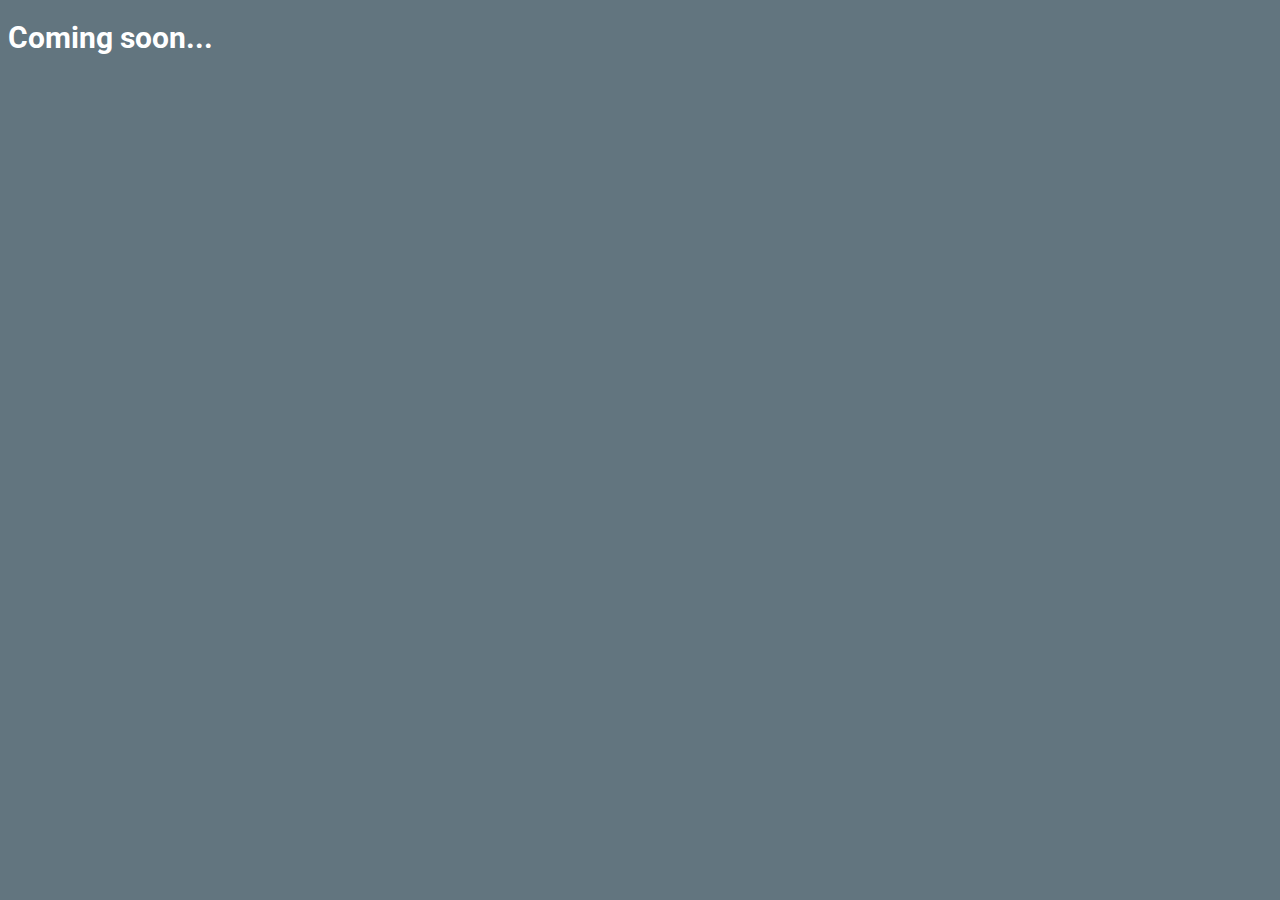
<file: index.html>
<!DOCTYPE html>
<html lang="en">
<head>
  <meta charset="UTF-8">
  <meta name="viewport" content="width=device-width, initial-scale=1.0">
  <meta http-equiv="X-UA-Compatible" content="ie=edge">
  <link href="https://fonts.googleapis.com/css?family=Roboto:700&display=swap" rel="stylesheet">
  <title>Test</title>
</head>
<body>
  <style>
    body {background-color: #62757f;}
    h1 {
      font-family: 'Roboto', sans-serif;
      font-size: 30px;
      color: #fff;
    }
  </style>
  <h1>Coming soon...</h1>
</body>
</html>
</file>
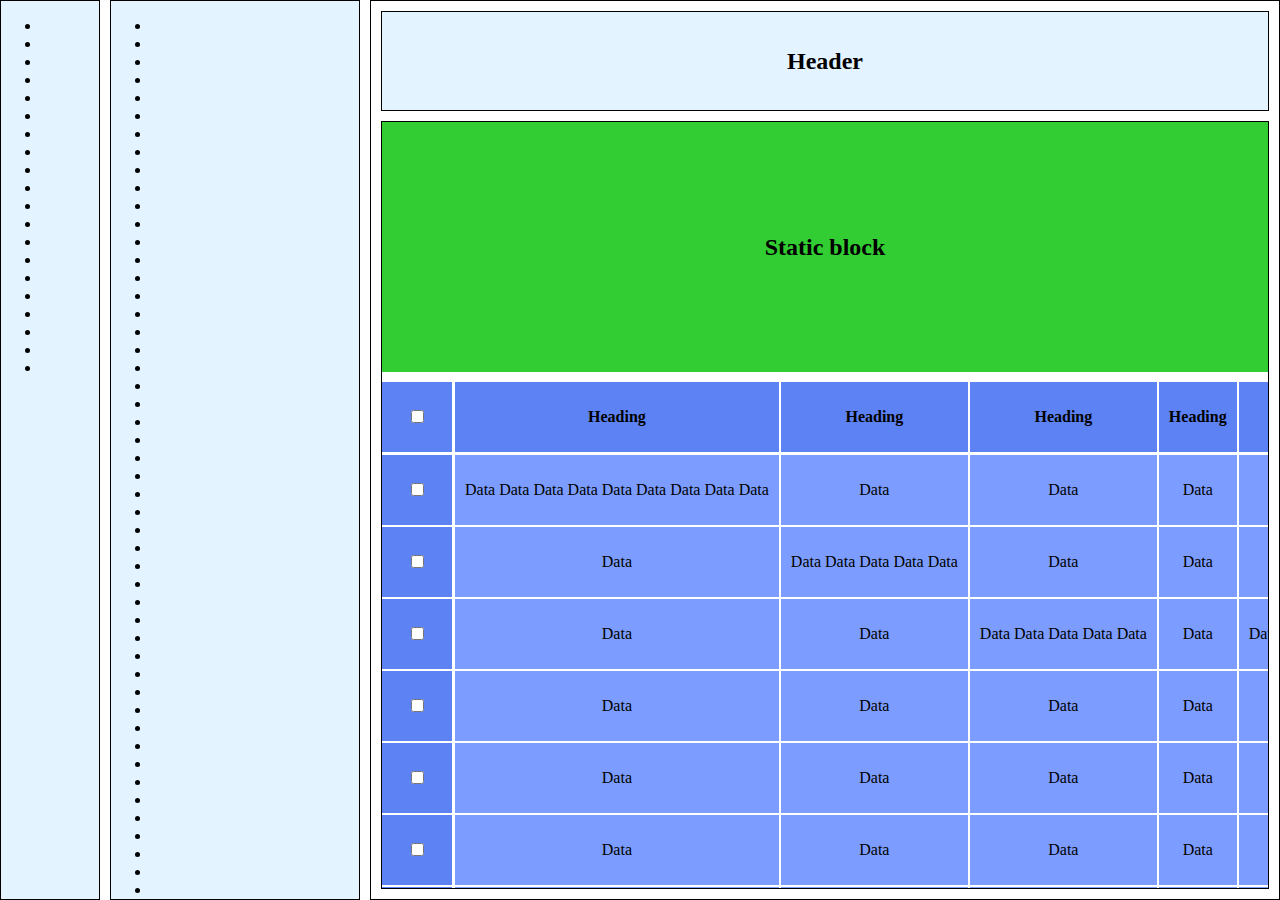
<file: archi/index.html>
<!DOCTYPE html>
<html lang="en">
<head>
  <meta charset="UTF-8">
  <meta name="viewport" content="width=device-width, initial-scale=1.0">
  <link rel="stylesheet" href="main.css">
  <title>Test</title>
</head>
<body>

  <nav class="nav-block">
    <nav class="nav-block-inner">
      <ul>
        <li></li>
        <li></li>
        <li></li>
        <li></li>
        <li></li>
        <li></li>
        <li></li>
        <li></li>
        <li></li>
        <li></li>
        <li></li>
        <li></li>
        <li></li>
        <li></li>
        <li></li>
        <li></li>
        <li></li>
        <li></li>
        <li></li>
        <li></li>
      </ul>
    </nav>
    <nav class="nav-block-inner">
      <ul>
        <li></li>
        <li></li>
        <li></li>
        <li></li>
        <li></li>
        <li></li>
        <li></li>
        <li></li>
        <li></li>
        <li></li>
        <li></li>
        <li></li>
        <li></li>
        <li></li>
        <li></li>
        <li></li>
        <li></li>
        <li></li>
        <li></li>
        <li></li>
        <li></li>
        <li></li>
        <li></li>
        <li></li>
        <li></li>
        <li></li>
        <li></li>
        <li></li>
        <li></li>
        <li></li>
        <li></li>
        <li></li>
        <li></li>
        <li></li>
        <li></li>
        <li></li>
        <li></li>
        <li></li>
        <li></li>
        <li></li>
        <li></li>
        <li></li>
        <li></li>
        <li></li>
        <li></li>
        <li></li>
        <li></li>
        <li></li>
        <li></li>
        <li></li>
        <li></li>
        <li></li>
        <li></li>
        <li></li>
        <li></li>
        <li></li>
        <li></li>
        <li></li>
        <li></li>
        <li></li>
        <li></li>
        <li></li>
        <li></li>
        <li></li>
        <li></li>
        <li></li>
        <li></li>
        <li></li>
        <li></li>
        <li></li>
        <li></li>
        <li></li>
        <li></li>
        <li></li>
        <li></li>
        <li></li>
        <li></li>
        <li></li>
        <li></li>
        <li></li>
        <li></li>
        <li></li>
        <li></li>
        <li></li>
        <li></li>
        <li></li>
        <li></li>
        <li></li>
        <li></li>
        <li></li>
        <li></li>
        <li></li>
        <li></li>
        <li></li>
        <li></li>
        <li></li>
        <li></li>
        <li></li>
        <li></li>
        <li></li>
      </ul>
    </nav>
  </nav>
  <main class="main-block">
    <header class="main-header"><h2>Header</h2></header>
    <main class="main-content-block">
      <aside class="static-block"><h2>Static block</h2></aside>
      <table class="main-table">
        <thead>
          <tr>
            <th><input type="checkbox"></th>
            <th>Heading</th>
            <th>Heading</th>
            <th>Heading</th>
            <th>Heading</th>
            <th>Heading</th>
            <th>Heading</th>
            <th>Heading</th>
            <th>Heading</th>
            <th>Heading</th>
          </tr>
        </thead>
        <tbody>
          <tr>
            <td><input type="checkbox"></td>
            <td>Data Data Data Data Data Data Data Data Data</td>
            <td>Data</td>
            <td>Data</td>
            <td>Data</td>
            <td>Data</td>
            <td>Data</td>
            <td>Data</td>
            <td>Data</td>
            <td>Data</td>
          </tr>
          <tr>
            <td><input type="checkbox"></td>
            <td>Data</td>
            <td>Data Data Data Data Data</td>
            <td>Data</td>
            <td>Data</td>
            <td>Data</td>
            <td>Data</td>
            <td>Data</td>
            <td>Data</td>
            <td>Data</td>
          </tr>
          <tr>
            <td><input type="checkbox"></td>
            <td>Data</td>
            <td>Data</td>
            <td>Data Data Data Data Data</td>
            <td>Data</td>
            <td>Data Data Data Data Data Data Data</td>
            <td>Data</td>
            <td>Data</td>
            <td>Data</td>
            <td>Data</td>
          </tr>
          <tr>
            <td><input type="checkbox"></td>
            <td>Data</td>
            <td>Data</td>
            <td>Data</td>
            <td>Data</td>
            <td>Data</td>
            <td>Data</td>
            <td>Data</td>
            <td>Data</td>
            <td>Data</td>
          </tr>
          <tr>
            <td><input type="checkbox"></td>
            <td>Data</td>
            <td>Data</td>
            <td>Data</td>
            <td>Data</td>
            <td>Data</td>
            <td>Data</td>
            <td>Data</td>
            <td>Data Data Data Data Data Data Data Data Data Data Data Data Data Data Data Data</td>
            <td>Data</td>
          </tr>
          <tr>
            <td><input type="checkbox"></td>
            <td>Data</td>
            <td>Data</td>
            <td>Data</td>
            <td>Data</td>
            <td>Data</td>
            <td>Data</td>
            <td>Data</td>
            <td>Data</td>
            <td>Data</td>
          </tr>
          <tr>
            <td><input type="checkbox"></td>
            <td>Data</td>
            <td>Data</td>
            <td>Data</td>
            <td>Data</td>
            <td>Data</td>
            <td>Data</td>
            <td>Data</td>
            <td>Data</td>
            <td>Data</td>
          </tr>
          <tr>
            <td><input type="checkbox"></td>
            <td>Data</td>
            <td>Data</td>
            <td>Data</td>
            <td>Data</td>
            <td>Data</td>
            <td>Data</td>
            <td>Data</td>
            <td>Data</td>
            <td>Data</td>
          </tr>
          <tr>
            <td><input type="checkbox"></td>
            <td>Data</td>
            <td>Data</td>
            <td>Data</td>
            <td>Data</td>
            <td>Data</td>
            <td>Data</td>
            <td>Data</td>
            <td>Data</td>
            <td>Data</td>
          </tr>
          <tr>
            <td><input type="checkbox"></td>
            <td>Data</td>
            <td>Data</td>
            <td>Data</td>
            <td>Data</td>
            <td>Data</td>
            <td>Data</td>
            <td>Data</td>
            <td>Data</td>
            <td>Data</td>
          </tr>
          <tr>
            <td><input type="checkbox"></td>
            <td>Data</td>
            <td>Data</td>
            <td>Data</td>
            <td>Data</td>
            <td>Data</td>
            <td>Data</td>
            <td>Data</td>
            <td>Data</td>
            <td>Data</td>
          </tr>
          <tr>
            <td><input type="checkbox"></td>
            <td>Data</td>
            <td>Data</td>
            <td>Data</td>
            <td>Data</td>
            <td>Data</td>
            <td>Data</td>
            <td>Data</td>
            <td>Data</td>
            <td>Data</td>
          </tr>
          <tr>
            <td><input type="checkbox"></td>
            <td>Data</td>
            <td>Data</td>
            <td>Data</td>
            <td>Data</td>
            <td>Data</td>
            <td>Data</td>
            <td>Data</td>
            <td>Data</td>
            <td>Data</td>
          </tr>
        </tbody>
      </table>
      <aside class="static-block"><h2>Static block</h2></aside>
    </main>
  </main>

</body>
</html>
</file>
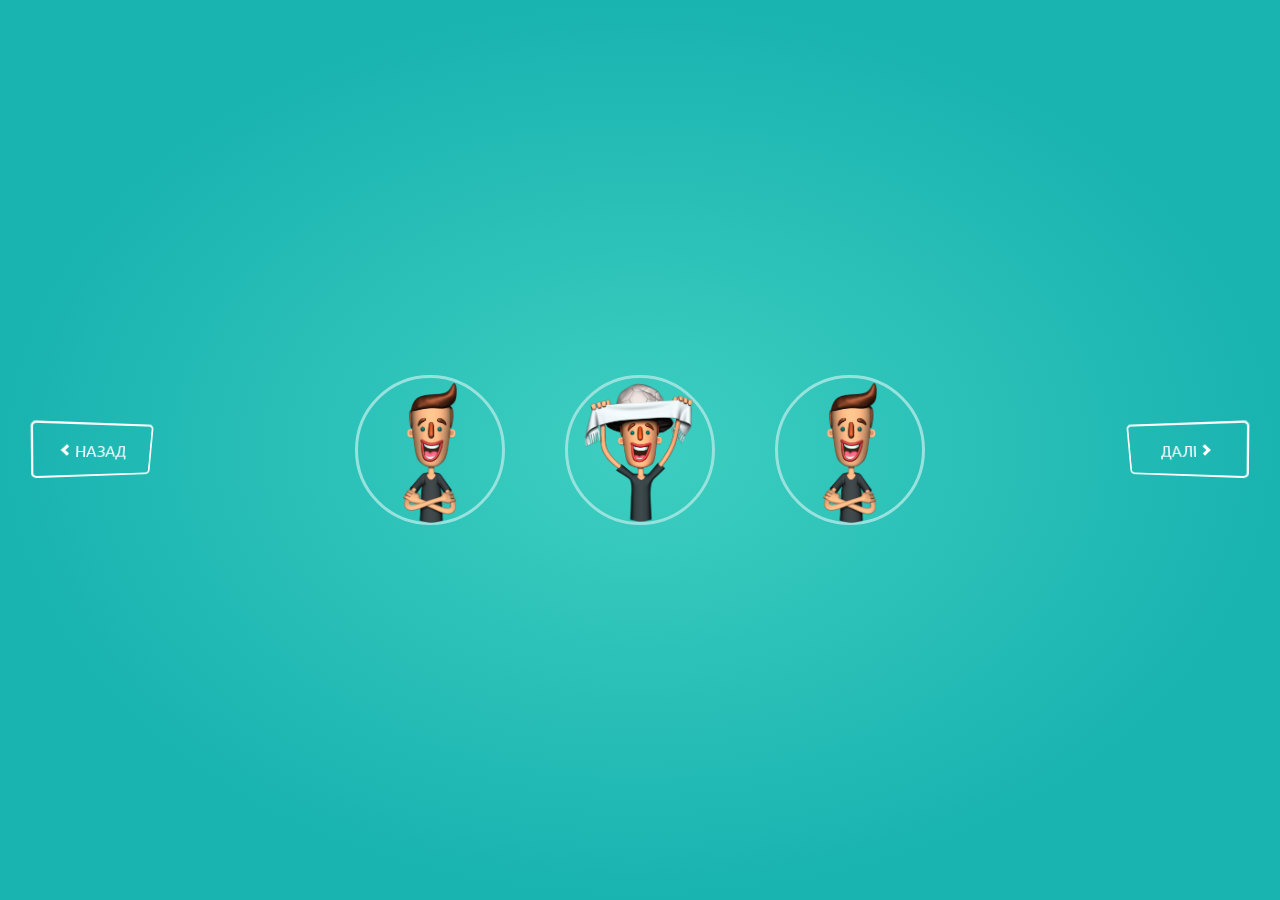
<file: brights/index.html>
<!DOCTYPE html>
<html lang="uk">
<head>
	<meta charset="UTF-8">
	<meta name="viewport" content="width=device-width, initial-scale=1.0">
  	<meta http-equiv="X-UA-Compatible" content="ie=edge">
	<link rel="stylesheet" href="css/reset.css">
	<link rel="stylesheet" href="css/main.css">
	<link href="https://fonts.googleapis.com/css?family=Ubuntu:700" rel="stylesheet">
	<title>Слайдер</title>
</head>
<body>

	<div class="mobile-warning">
			<h1>Desktop only<span class="dot dot1">.</span><span class="dot dot2">.</span><span class="dot dot3">.</span></h1>
		</div>

	<div class="main">
		<div class="left-side">
			<div id="back" class="back">
				<div class="left-arrow"></div>&#160;назад
			</div>
		</div>
		<div class="char-block"></div>
		<div class="right-side">
			<div id="forward" class="forward">
				далі&#160;<div class="right-arrow"></div>
			</div>
		</div>
	</div>
	<script src="js/new.js"></script>
</body>
</html>
</file>
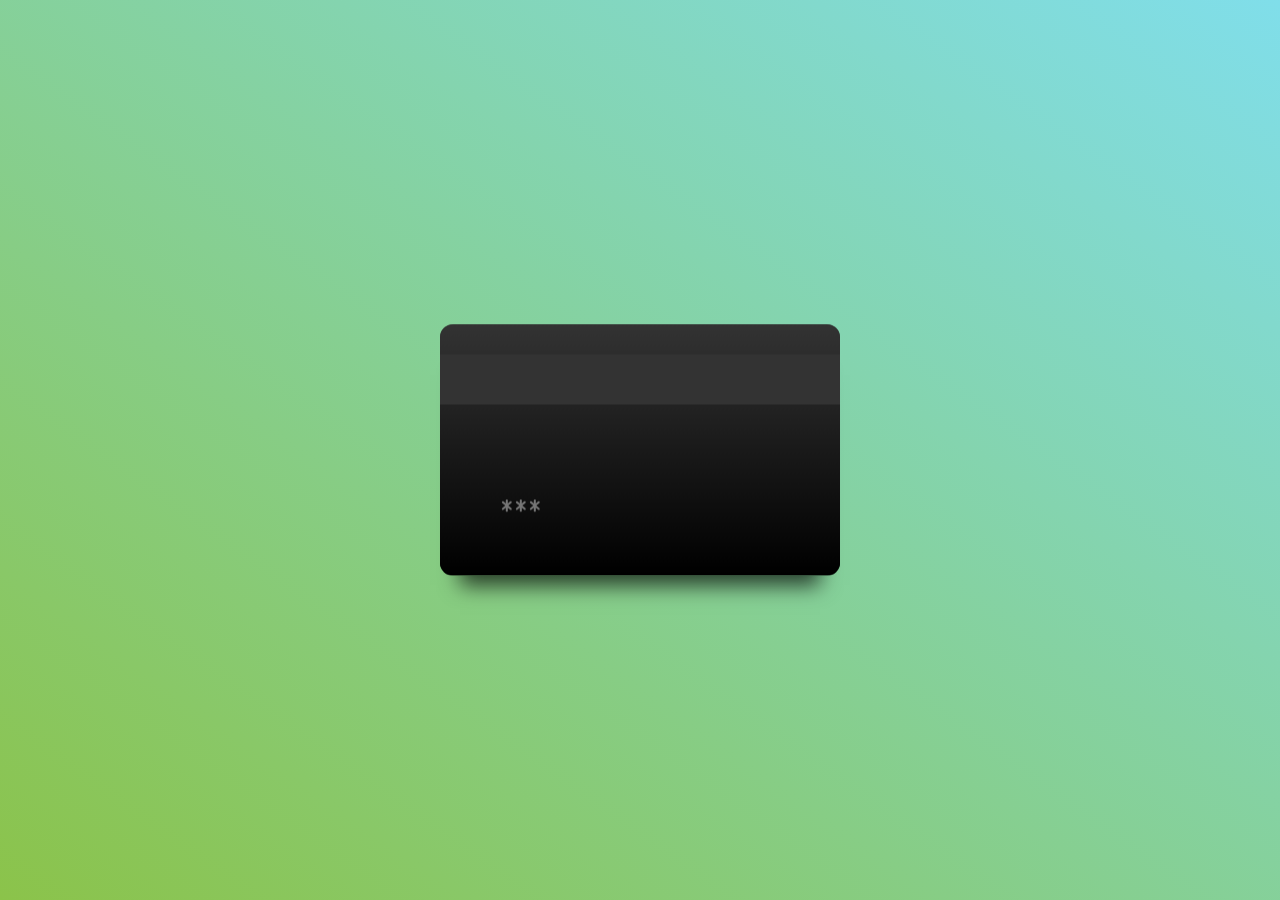
<file: card/index.html>
<!DOCTYPE html>
<html lang="en">
<head>
  <meta charset="UTF-8">
  <meta name="viewport" content="width=device-width, initial-scale=1.0">
  <meta http-equiv="X-UA-Compatible" content="ie=edge">
  <link href="https://fonts.googleapis.com/css?family=Lato:400,700,900&display=swap&subset=latin-ext" rel="stylesheet">
  <link rel="stylesheet" href="css/main.css">
  <title>Document</title>
</head>
<body>
  <div class="flip-card">
    <div class="flip-card-inner">
      <div class="flip-card-front">
        <span class="super">superbank<span class="v-line"></span><span class="ultra">Ultrasuper Bank</span></span>
        <form name="myForm" class="number">
          <input id="cardNumber" type="text" placeholder="0000 0000 0000 0000" data-tab="0" data-length="19">
          <input id="date" type="text" placeholder="MM/YY" data-tab="1" data-length="5">
        </form>
        <img class="master" src="img/mc_symbol_opt_73_1x.png" alt="mastercard">
      </div>
      <div class="flip-card-back">
        <div class="stripe"></div>
        <form name="myBackForm" class="back-number">
          <input id="cvc" type="text" placeholder="***" data-tab="2" data-length="3">
        </form>
      </div>
    </div>
  </div>
  <script src="js/white_space.js"></script>
  <script src="js/autoTab.min.js"></script>
  <script>
    
    var autoTab;
    (function() {
      autoTab = new autoTab({
        autoFocus: true, 
        addStyle: false,
        onComplete: function() {}
      });				
    })();
      
  </script>
  <script src="js/flip.js"></script>
</body>
</html>
</file>
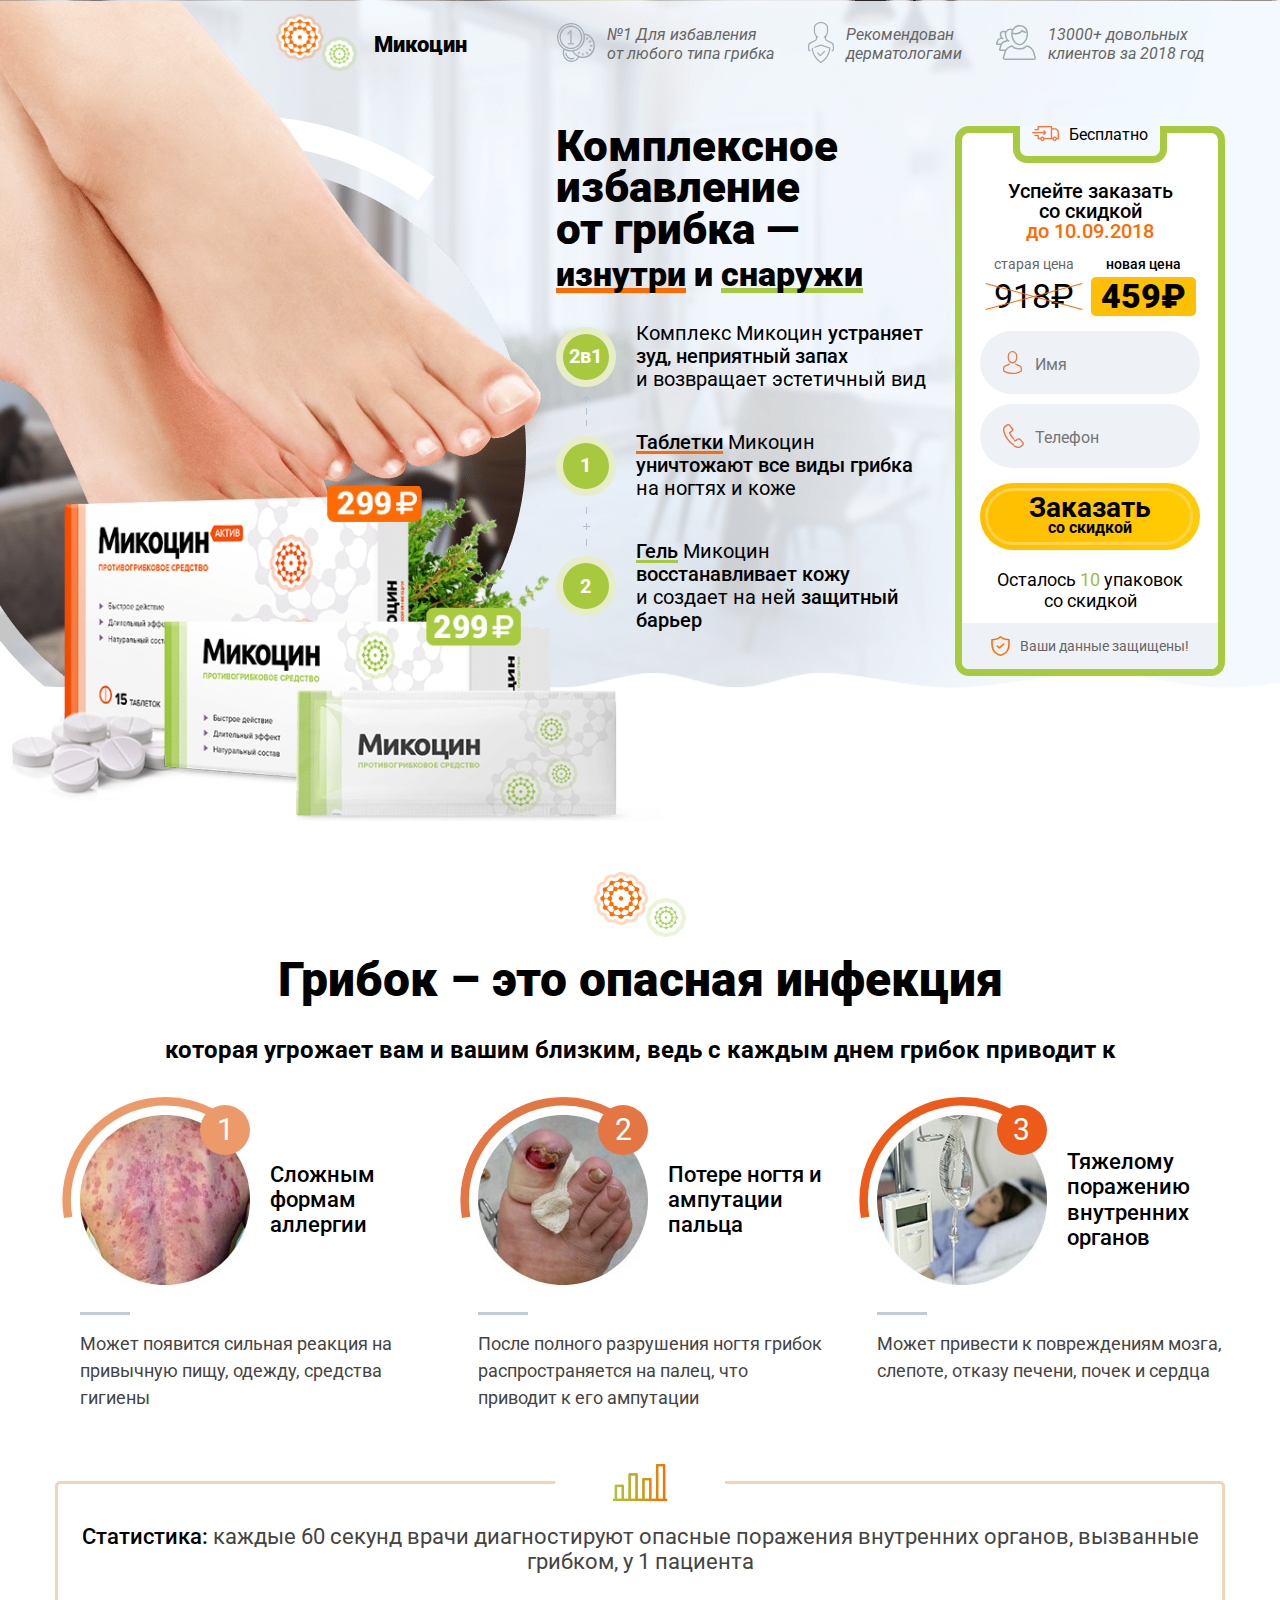
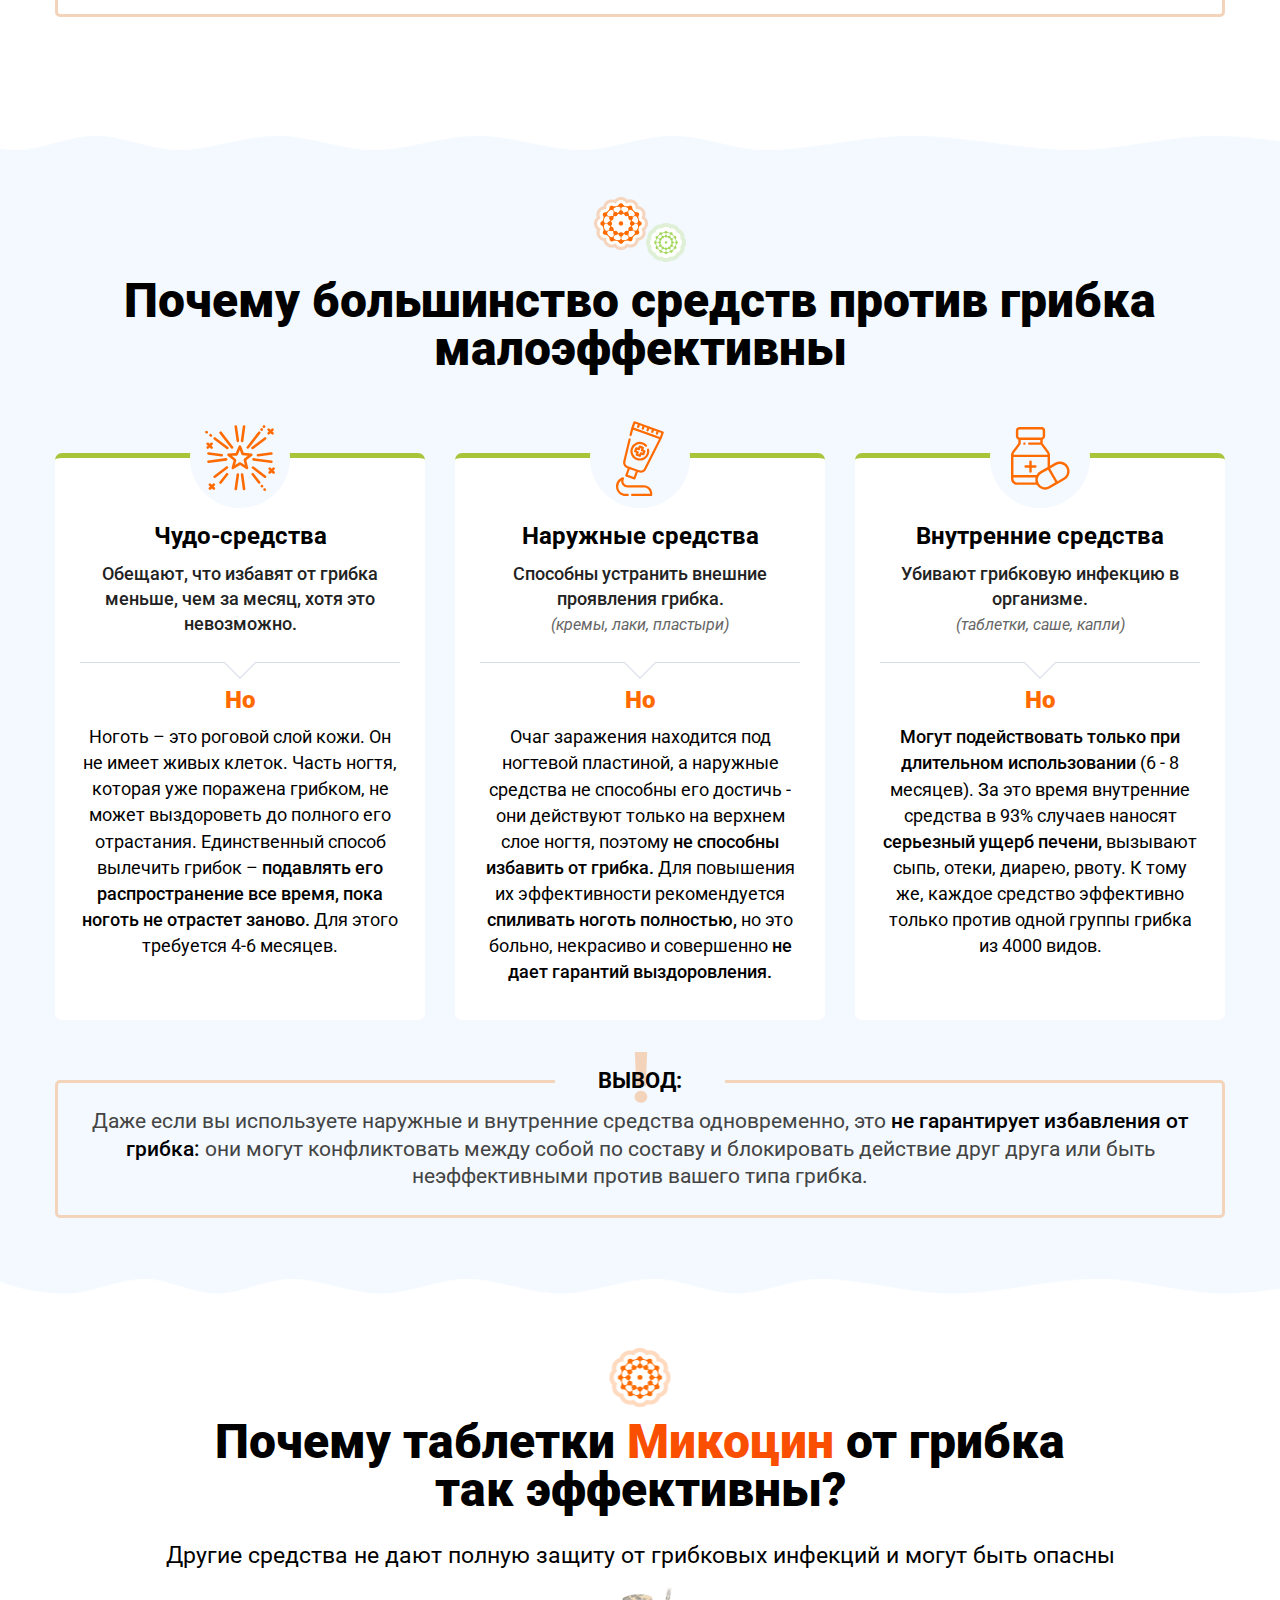
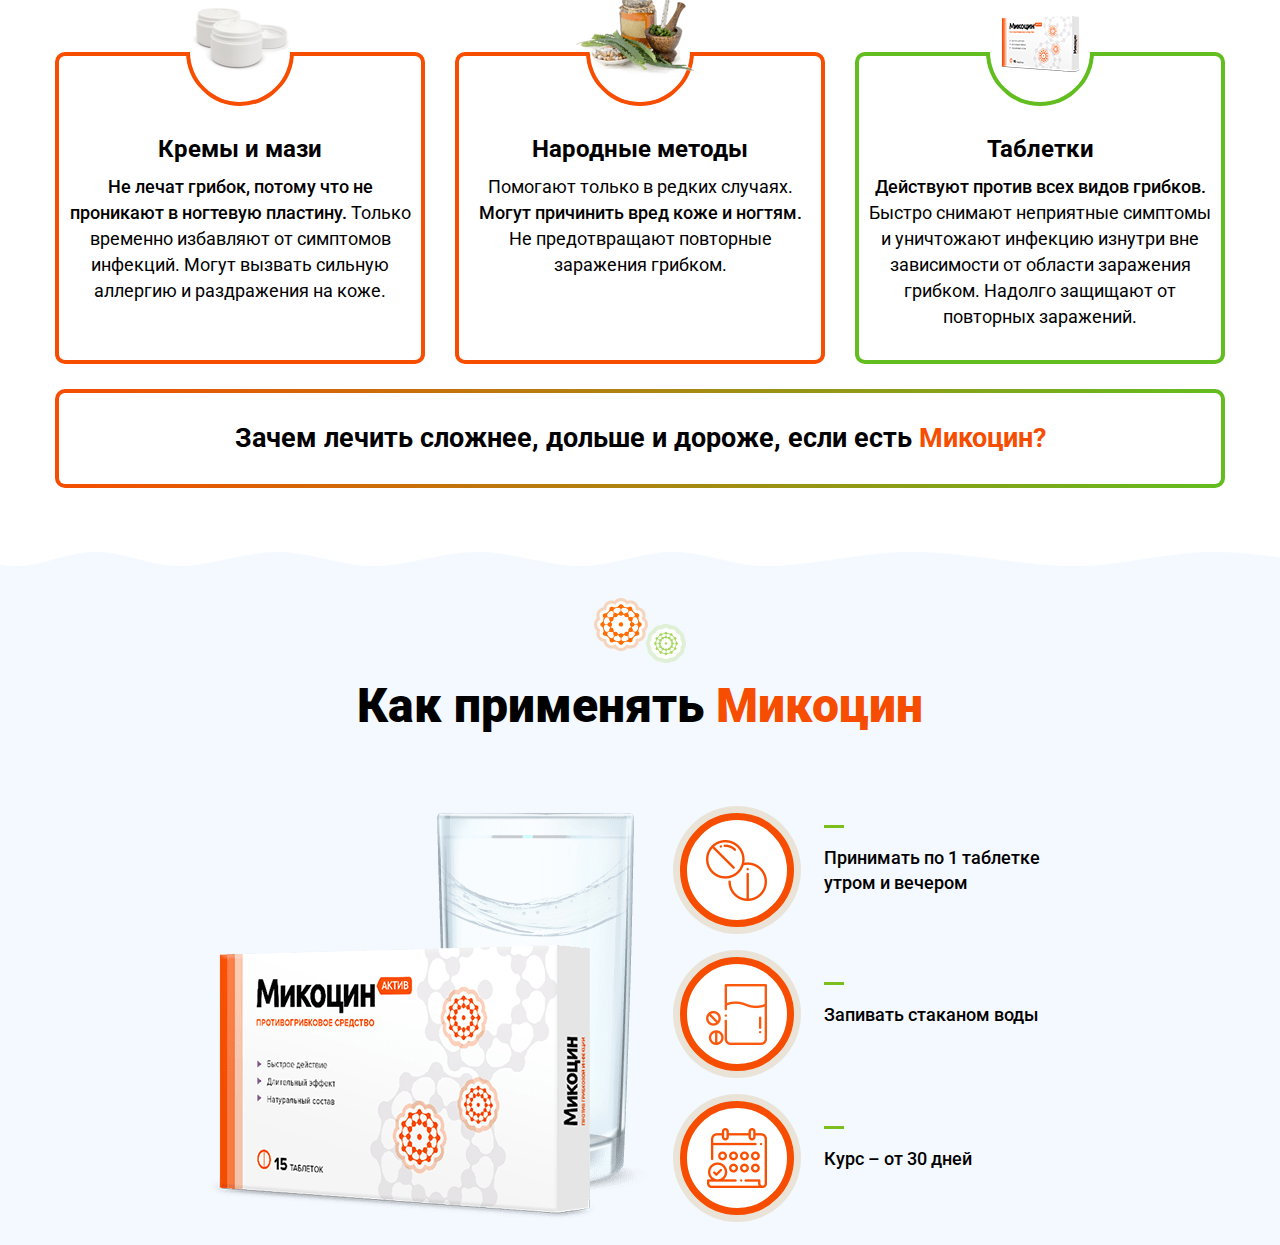
<file: everad/index.html>
<!DOCTYPE html>
<html lang="ru">
<head>
    <meta charset="UTF-8">
    <meta name="viewport" content="width=device-width, initial-scale=1">
    <meta http-equiv="X-UA-Compatible" content="ie=edge">
    <link href="https://fonts.googleapis.com/css?family=Roboto:400,500,700,900&amp;subset=cyrillic" rel="stylesheet">
    <link rel="stylesheet" href="css/normalize.css">
    <link rel="stylesheet" href="css/main.css">
    <link rel="stylesheet" href="css/responsive.css">
    <title>Микоцин</title>
</head>
<body>
    <section class="screen head-screen">
        <div class="wrapper">
            <header class="head-screen-header">
                <div class="logo">
                    <div class="logo-img">
                        <img src="icons/screen_icon.png" alt="logo">
                    </div>
                    <div class="logo-text">Микоцин</div>
                </div>
                <div class="features">
                    <ul class="features-list">
                        <li class="features-list-item">
                            <div class="features-img">
                                <img src="icons/number_icon.svg" alt="">
                            </div>
                            <div class="features-text">
                                <p>
                                    №1 Для избавления<br>
                                    от любого типа грибка
                                </p>
                            </div>
                        </li>
                        <li class="features-list-item">
                            <div class="features-img">
                                <img src="icons/recommend_icon.svg" alt="">
                            </div>
                            <div class="features-text">
                                <p>
                                    Рекомендован<br>
                                    дерматологами
                                </p>
                            </div>
                        </li>
                        <li class="features-list-item">
                            <div class="features-img">
                                <img src="icons/clients_icon.svg" alt="">
                            </div>
                            <div class="features-text">
                                <p>
                                    13000+ довольных<br>
                                    клиентов за 2018 год
                                </p>
                            </div>
                        </li>
                    </ul>
                </div>
            </header>
            <div class="head-screen-main">
                <div class="head-promo">
                    <img class="feet" src="img/feet-min.png" alt="feet">
                    <img class="product-img main" src="img/tably-min.png" alt="product">
                    <img class="product-img alter" src="img/299-min.png" alt="product">
                    <div class="head-promo-img">
                        <svg class="circle" viewbox="0 0 160 170" xmlns="http://www.w3.org/2000/svg">
                            <circle cx="78" cy="78" r="78"/>
                        </svg>
                        <img class="round" src="img/header_back_round-min.png" alt="">
                    </div>
                </div>
                <div class="head-product-desc">
                    <h1 class="head-product-desc-header">
                        Комплексное<br>избавление<br>от грибка —<br>
                        <span>
                            <span class="inside">изнутри</span> и <span class="outside">снаружи</span>
                        </span>
                    </h1>
                    <ul class="head-product-desc-list">
                        <li class="head-product-desc-item">
                            <div class="h-desc-item-mark">
                                2в1
                            </div>
                            <p class="h-desc-item-text">
                                Комплекс Микоцин <span class="item-text-bold">устраняет зуд, неприятный запах </span>
                                <br>и возвращает эстетичный вид</p>
                        </li>
                        <li class="head-product-desc-item">
                            <div class="h-desc-item-mark">
                                1
                            </div>
                            <p class="h-desc-item-text">
                                <span class="item-text-bold orange-after">Таблетки</span> 
                                Микоцин <span class="item-text-bold">уничтожают 
                                все виды грибка</span> на ногтях и коже</p>
                        </li>
                        <li class="head-product-desc-item">
                            <div class="h-desc-item-mark">
                                2
                            </div>
                            <p class="h-desc-item-text">
                                <span class="item-text-bold green-after">Гель</span> Микоцин 
                                <span class="item-text-bold">восстанавливает 
                                кожу</span><br>и создает на ней <span class="item-text-bold">защитный барьер</span></p>
                        </li>
                    </ul>
                </div>
                <div class="head-form-block">
                    <div class="form-del">
                        <span class="form-del-text"><img src="icons/deliver_icon.png" alt="">Бесплатно</span>
                    </div>
                    <div class="form-wrap">
                        <div class="form-title">
                            Успейте заказать со скидкой
                            <br>
                            <span class="form-title-select">до 10.09.2018</span>
                        </div>
                        <div class="form-price">
                            <div class="form-price-old">
                                <div class="old-price-title price-title">старая цена</div>
                                <div class="old-price">
                                    <span class="old-price-value">918₽</span>
                                </div>
                            </div>
                            <div class="form-price-new">
                                <div class="new-price-title price-title">новая цена</div>
                                <div class="new-price">
                                    <span class="new-price-value">459₽</span>
                                </div>
                            </div>
                        </div>
                        <form action="post" class="head-screen-form">
                            <div class="hs-input-name">
                                <input class="hs-form-name" type="text" name="name" placeholder="Имя">
                            </div>
                            <div class="hs-input-phone">
                                <input class="hs-form-phone" type="tel" name="phone" placeholder="Телефон">
                            </div>
                            <div class="wrap-arrow">
                                <div class="arrow"></div>
                            </div>
                            <div class="hs-input-btn">
                                <button class="hs-form-btn" type="submit">Заказать<br><span class="btn-select">со скидкой</span></button>
                            </div>
                        </form>
                        <div class="form-left-packs">
                            Осталось <span>10</span> упаковок<br>со скидкой
                        </div>
                    </div>
                    <div class="form-security-block">
                        <img src="icons/secure_icon.png" alt="security">Ваши данные защищены!
                    </div>
                </div>
            </div>
        </div>
    </section>
    <section class="screen second-screen">
        <div class="wrapper">
            <h2 class="second-screen-header h2">Грибок – это опасная инфекция</h2>
            <p class="second-screen-text">
                которая угрожает вам и вашим близким, 
                ведь с каждым днем грибок приводит к
            </p>
            <div class="second-screen-main">
                <div class="second-screen-item">
                    <div class="second-screen-item-main">
                        <div class="second-screen-item-svg-obj">
                        <svg class="svg-obj" viewBox="0 0 150 150">
                            <circle cx="60" cy="60" r="70"
                                fill="transparent" 
                                stroke="#ec9a6a" 
                                stroke-width="6" 
                                stroke-dashoffset="0" 
                                stroke-dasharray="170, 470"/>
                        </svg>
                        </div>
                        <div class="second-screen-item-number">
                            1
                        </div>
                        <img src="img/danger_item1.jpg" alt="">
                        <p class="second-screen-item-text">
                            Сложным формам аллергии
                        </p> 
                    </div>
                    <p class="second-screen-item-desc">
                        Может появится сильная 
                        реакция на привычную пищу, 
                        одежду, средства гигиены
                    </p>
                </div>
                <div class="second-screen-item">
                    <div class="second-screen-item-main">
                        <div class="second-screen-item-svg-obj">
                        <svg class="svg-obj" viewBox="0 0 150 150">
                            <circle cx="60" cy="60" r="70"
                                fill="transparent" 
                                stroke="#e47643" 
                                stroke-width="6" 
                                stroke-dashoffset="0" 
                                stroke-dasharray="170, 470"/>
                        </svg>
                        </div>
                        <div class="second-screen-item-number">
                            2
                        </div>
                        <img src="img/danger_item2.jpg" alt="">
                        <p class="second-screen-item-text">
                            Потере ногтя и ампутации пальца
                        </p>
                    </div>
                    <p class="second-screen-item-desc">
                        После полного разрушения ногтя 
                        грибок распространяется на палец, 
                        что приводит к его ампутации
                    </p>
                </div>
                <div class="second-screen-item">
                    <div class="second-screen-item-main">
                        <div class="second-screen-item-svg-obj">
                        <svg class="svg-obj" viewBox="0 0 150 150">
                            <circle cx="60" cy="60" r="70"
                                fill="transparent" 
                                stroke="#ec5b19" 
                                stroke-width="6" 
                                stroke-dashoffset="0" 
                                stroke-dasharray="170, 470"/>
                        </svg>
                        </div>
                        <div class="second-screen-item-number">
                            3
                        </div>
                        <img src="img/danger_item3.jpg" alt="">
                        <p class="second-screen-item-text">
                            Тяжелому поражению внутренних органов    
                        </p>
                    </div>

                    <p class="second-screen-item-desc">
                        Может привести к повреждениям 
                        мозга, слепоте, отказу печени, почек 
                        и сердца
                    </p>
                </div>
            </div>
            <div class="second-screen-stat">
                <p class="stat-text">
                    <span class="stat-text-select">Статистика:</span> 
                    каждые 60 секунд врачи диагностируют опасные поражения 
                    внутренних органов, вызванные грибком, у 1 пациента
                </p>
            </div>
        </div>
    </section>
    <section class="screen third-screen">
        <div class="wrapper">
            <h2 class="third-screen-header h2">
                Почему большинство средств против грибка малоэффективны
            </h2>
            <div class="third-screen-main">
                <div class="third-screen-main-item">
                    <p class="third-screen-main-item-header">
                        Чудо-средства
                    </p>
                    <p class="third-screen-main-item-title">
                            Обещают, что избавят от грибка
                            меньше, чем за месяц, хотя
                            это невозможно.
                    </p>
                    <p class="but">Но</p>
                    <p class="third-screen-main-item-text">
                            Ноготь – это роговой слой кожи.
                            Он не имеет живых клеток. Часть ногтя, 
                            которая уже поражена грибком, не может 
                            выздороветь до полного его отрастания.
                            Единственный способ вылечить грибок – 
                            <span>подавлять его распространение все время,
                            пока ноготь не отрастет заново.</span>
                            Для этого требуется 4-6 месяцев.
                    </p>
                </div>
                <div class="third-screen-main-item">
                    <p class="third-screen-main-item-header">
                            Наружные средства
                    </p>
                    <p class="third-screen-main-item-title">
                            Способны устранить внешние проявления грибка.<br>
                            <span>(кремы, лаки, пластыри)</span>
                    </p>
                    <p class="but">Но</p>
                    <p class="third-screen-main-item-text">
                            Очаг заражения находится
                            под ногтевой пластиной, а наружные
                            средства не способны его достичь - 
                            они действуют только на верхнем 
                            слое ногтя, поэтому <span>не способны 
                            избавить от грибка.</span> Для повышения
                            их эффективности рекомендуется 
                            <span>спиливать ноготь полностью,</span>
                            но это больно, некрасиво и 
                            совершенно <span>не дает гарантий выздоровления.</span>
                    </p>
                </div>
                <div class="third-screen-main-item">
                    <p class="third-screen-main-item-header">
                            Внутренние средства
                    </p>
                    <p class="third-screen-main-item-title">
                            Убивают грибковую инфекцию в организме.<br>
                            <span>(таблетки, саше, капли)</span>
                    </p>
                    <p class="but">Но</p>
                    <p class="third-screen-main-item-text">
                            <span>Могут подействовать только
                            при длительном использовании</span> 
                            (6 - 8 месяцев). За это время 
                            внутренние средства в 93%
                            случаев наносят <span>серьезный
                            ущерб печени,</span> вызывают сыпь, 
                            отеки, диарею, рвоту. К тому же, 
                            каждое средство эффективно
                            только против одной группы
                            грибка из 4000 видов.
                    </p>
                </div>
            </div>
            <div class="third-screen-conclusion">
                <p class="conclusion-text">
                        Даже если вы используете наружные
                         и внутренние средства одновременно, 
                         это <span class="conclusion-text-select">не 
                         гарантирует
                        избавления от грибка:</span> они могут 
                        конфликтовать между собой по составу и 
                        блокировать действие
                        друг друга или быть неэффективными 
                        против вашего типа грибка.
                </p>
            </div>
        </div>
    </section>
    <section class="screen fourth-screen">
        <div class="wrapper">
            <h2 class="fourth-screen-header h2">
                Почему таблетки <span>Микоцин</span> от грибка<br> так эффективны?
            </h2>
            <p class="fourth-screen-text">
                Другие средства не дают полную защиту от грибковых инфекций и могут быть опасны
            </p>
            <div class="fourth-screen-main">
                <div class="fourth-screen-main-item">
                    <div class="fourth-screen-main-item-circle"></div>
                    <p class="fourth-screen-main-item-header">
                        Кремы и мази
                    </p>
                    <p class="fourth-screen-main-item-text">
                            <span>Не лечат грибок, потому 
                            что не проникают в ногтевую пластину.</span>
                            Только временно избавляют от
                            симптомов инфекций. Могут 
                            вызвать сильную аллергию 
                            и раздражения на коже.
                    </p>
                </div>
                <div class="fourth-screen-main-item">
                    <div class="fourth-screen-main-item-circle"></div>
                    <p class="fourth-screen-main-item-header">
                        Народные методы
                    </p>
                    <p class="fourth-screen-main-item-text">
                            Помогают только в редких случаях.
                             <span>Могут причинить вред коже 
                             и ногтям.</span> Не предотвращают 
                             повторные заражения грибком.
                    </p>
                </div>
                <div class="fourth-screen-main-item">
                    <div class="fourth-screen-main-item-circle"></div>
                    <p class="fourth-screen-main-item-header">
                        Таблетки
                    </p>
                    <p class="fourth-screen-main-item-text">
                            <span>Действуют против всех видов грибков.</span> 
                            Быстро снимают неприятные 
                            симптомы и уничтожают инфекцию 
                            изнутри вне зависимости от области 
                            заражения грибком. Надолго 
                            защищают от повторных заражений.
                    </p>
                </div>
            </div>
            <div class="fourth-screen-why">
                    Зачем лечить сложнее, дольше и дороже, если есть <span>Микоцин?</span>
            </div>
        </div>
    </section>
    <section class="screen fifth-screen">
        <div class="wrapper">
            <h2 class="fifth-screen-header h2">
                Как применять <span>Микоцин</span>
            </h2>
            <div class="fifth-screen-main">
                <div class="fifth-screen-main-glass">
                    <img src="img/use_img-min.png" alt="">
                </div>
                <ul class="fifth-screen-main-list">
                    <li class="fifth-screen-main-list-item">
                        <div class="fifth-screen-main-list-item-icon">
                            <img src="icons/use_pills.png" alt="">
                        </div>
                        <p class="fifth-screen-main-list-item-text">
                            Принимать по 1 таблетке<br> утром и вечером
                        </p>
                    </li>
                    <li class="fifth-screen-main-list-item">
                        <div class="fifth-screen-main-list-item-icon">
                            <img src="icons/use_glass.png" alt="">
                        </div>
                        <p class="fifth-screen-main-list-item-text">
                            Запивать стаканом воды
                        </p>
                    </li>
                    <li class="fifth-screen-main-list-item">
                        <div class="fifth-screen-main-list-item-icon">
                            <img src="icons/use_calend.png" alt="">
                        </div>
                        <p class="fifth-screen-main-list-item-text">
                            Курс – от 30 дней
                        </p>
                    </li>
                </ul>
            </div>
        </div>
    </section>
</body>
</html>
</file>
<file: archi/main.css>
body {
  margin: 0;
  padding: 0;
  height: 100%;
  height: -webkit-fill-available;
  display: grid;
  grid-template-columns: 370px 1fr;
  grid-template-rows: 100%;
}

html {
  height: -webkit-fill-available;
}

.nav-block {
  position: relative;
  width: 370px;
}

.nav-block-inner {
  position: fixed;
  height: 100%;
  overflow-y: auto;
  border: 1px solid;
  box-sizing: border-box;
  background-color: rgb(227, 243, 255);
}

.nav-block-inner:first-child {
  left: 0;
  width: 100px;
}

.nav-block-inner:nth-child(2) {
  left: 110px;
  width: 250px;
}

.main-block {
  padding: 10px;
  display: grid;
  gap: 10px;
  grid-template-rows: 100px 1fr;
  height: 100%;
  border: 1px solid;
  box-sizing: border-box;
}

.main-header {
  position: sticky;
  top: 10px;
  background-color: rgb(227, 243, 255);
  display: flex;
  justify-content: center;
  align-items: center;
  height: 100px;
  z-index: 10;
  border: 1px solid;
  box-sizing: border-box;
}

.main-content-block {
  overflow: auto;
  border: 1px solid;
}

.static-block {
  background-color: rgb(50, 205, 50);
  height: 250px;
  width: 100%;
  display: flex;
  justify-content: center;
  align-items: center;
  position: -webkit-sticky;
  position: sticky;
  left: 0;
}

.main-table {
  margin: 10px 0;
  border-collapse: separate;
  border-spacing: 0;
}

tr th:first-child,
tr td:first-child {
  position: -webkit-sticky;
  position: sticky;
  left: 0;
  border-right: 2px solid #fff;
  background-color: rgb(93, 130, 243);
}

tr td:first-child {
  width: 50px;
  height: 50px;
}

tr th:first-child {
  z-index: 4;
  width: 50px;
  height: 50px;
}

th, td {
  background-color: rgb(124, 157, 255);
  padding: 10px;
  height: 50px;
  min-width: 50px;
  text-align: center;
  border: 1px solid #fff;
  white-space: nowrap;
}

th {
  position: -webkit-sticky;
  position: sticky;
  top: 0;
  border-top: none;
  border-bottom: 2px solid #fff;
  background-color: rgb(93, 130, 243);
}

tr th:first-child,
tr td:first-child {
  border-left: none;
}

@media all and (max-width: 1080px) {
  body {
    grid-template-columns: 1fr;
  }
  .nav-block {
    display: none;
  }
}
</file>
<file: brights/css/main.css>
body {
	background-color: #17B0AE;
	display: flex;
	background-image: radial-gradient(closest-side, #3dcec0 1%, #19b3b0 100%);
	background-repeat: no-repeat;
	background-size: cover;
	background-attachment: fixed;
	overflow: hidden;
	font-family: 'Ubuntu', sans-serif;
}

.main {
	display: flex;
	justify-content: space-between;
	width: 100%;
	height: 100vh;
}

/* Left side */

.left-side {
	display: flex;
	justify-content: center;
	align-items: center;
	width: 15%;
	perspective: 200px;
	z-index: 3;
}

.back {
	width: 120px;
	height: 50px;
	text-align: center;
	text-transform: uppercase;
	color: #fff;
	-moz-user-select: none;
	-ms-user-select: none;
	-o-user-select: none;
	-webkit-user-select: none;
	user-select: none;
	display: flex;
	justify-content: center;
	align-items: center;
	border: 2px solid #fff;
	border-radius: 5px;
	transform: rotateY(15deg) rotateX(-10deg);
	cursor: pointer;
	transition: all .1s ease-in;
	z-index: 3;
}

.back:hover {
	background-color: #fff;
	color: #19b3b0;
}

.left-arrow {
	width: 5px;
	height: 5px;
	z-index: 3;
	border-left: 3px solid #fff;
	border-bottom: 3px solid #fff;
	transform: rotate(45deg);
	transition: all .1s ease-in;
}

.back:hover .left-arrow{
	border-left: 3px solid #19b3b0;
	border-bottom: 3px solid #19b3b0;
}

/* Center block with characters*/

.char-block {
	display: flex;
	justify-content: center;
	align-items: center;
	flex-grow: 1;
	transition: all .3s;
}

.circle {
	position: relative;
	width: 150px;
	height: 150px;
	border: 3px solid #98e2de;
	border-radius: 150px;
	box-sizing: border-box;
	margin: 0 30px;
	text-align: center;
	cursor: pointer;
	transition: all .3s;
}

.img {
	position: relative;
	display: inline-block;
	height: 140px;
	bottom: -5px;
	transition: all .3s cubic-bezier(.69,.13,.15,1.83);
}

.circle:hover .img {
	height: 160px;
	bottom: 18px;
}

.circle:hover {
	border: 5px solid #fff;
	box-shadow: 0 5px 10px 0 rgba(0, 0, 0, 0.30);
}

.forward-add-active {
	animation: forwardAdd .15s linear;
}
.forward-remove-active {
	animation: forwardRemove .15s linear;
}
.back-add-active {
	animation: backAdd .15s linear;
}
.back-remove-active {
	animation: backRemove .15s linear;
}

@keyframes forwardAdd {
	0% {
		transform: translateX(-800px) scale(2);
		opacity: 0;
		margin-right: -175px;
	}
	100% {
		transform: translateX(0) scale(1);
		opacity: 1;
		margin-right: 30px;
	}
}
@keyframes forwardRemove {
	0% {
		transform: translateX(0) scale(1);
		opacity: 1;
		margin-right: 30px;
	}
	100% {
		transform: translateX(600px) scale(2);
		opacity: 0;
		margin-right: -175px;
	}
}


@keyframes backAdd {
	0% {
		transform: translateX(800px) scale(2);
		opacity: 0;
		margin-left: -175px;
	}
	100% {
		transform: translateX(0) scale(1);
		opacity: 1;
		margin-left: 30px;
	}
}
@keyframes backRemove {
	0% {
		transform: translateX(0) scale(1);
		opacity: 1;
		margin-left: 30px;
	}
	100% {
		transform: translateX(-600px) scale(2);
		opacity: 0;
		margin-left: -175px;
	}
}

/* Right side */

.right-side {
	display: flex;
	justify-content: center;
	align-items: center;
	width: 15%;
	perspective: 200px;
	z-index: 3;
}

.forward {
	width: 120px;
	height: 50px;
	text-align: center;
	text-transform: uppercase;
	color: #fff;
	-moz-user-select: none;
	-ms-user-select: none;
	-o-user-select: none;
	-webkit-user-select: none;
	user-select: none;
	display: flex;
	justify-content: center;
	align-items: center;
	border: 2px solid #fff;
	border-radius: 5px;
	transform: rotateY(-15deg) rotateX(-10deg);
	cursor: pointer;
	transition: all .1s ease-in;
	z-index: 3;
}

.forward:hover {
	background-color: #fff;
	color: #19b3b0;
}

.right-arrow {
	width: 5px;
	height: 5px;
	z-index: 3;
	border-left: 3px solid #fff;
	border-bottom: 3px solid #fff;
	transform: rotate(225deg);
	transition: all .1s ease-in;
}

.forward:hover .right-arrow {
	border-left: 3px solid #19b3b0;
	border-bottom: 3px solid #19b3b0;
}

/* Warning */

.mobile-warning {
	align-self: center;
	margin: 50vh auto;
	font-size: 20px;
	color: #fff;
	display: none;
}

.dot1 {
  animation-name: anim1;
  animation-duration: 1s;
  animation-iteration-count: infinite;
}
.dot2 {
  animation-name: anim2;
  animation-duration: 1s;
  animation-iteration-count: infinite;
}
.dot3 {
  animation-name: anim3;
  animation-duration: 1s;
  animation-iteration-count: infinite;
}

@keyframes anim1 {
  from {
    visibility: hidden;
  }
  25% {
    visibility: hidden;
  }
  to {
    visibility: visible;
  }
}
@keyframes anim2 {
  from {
    visibility: hidden;
  }
  50% {
    visibility: hidden;
  }
  to {
    visibility: visible;
  }
}
@keyframes anim3 {
  from {
    visibility: hidden;
  }
  75% {
    visibility: hidden;
  }
  to {
    visibility: visible;
  }
}

@media screen and (max-width: 1024px) {
	.main {
		display: none;
	}
	.mobile-warning {
		display: block;
	}
}
</file>
<file: card/css/main.css>
body {
  margin: 0;
  background: -webkit-gradient(linear, left bottom, right top, from(#8bc34a), to(#80deea)) no-repeat;
  background: linear-gradient(to top right, #8bc34a, #80deea) no-repeat;
  height: 100vh;
}

.flip-card {
  position: relative;
  top: 50%;
  left: 50%;
  -webkit-transform: translate(-50%, -50%);
          transform: translate(-50%, -50%);
  width: 400px;
  height: 251px;
  -webkit-perspective: 1000px;
          perspective: 1000px;
  background-color: transparent;
  font-family: 'Lato', sans-serif;
}

.flip-card .flip-card-inner {
  position: relative;
  width: 100%;
  height: 100%;
  color: white;
  -webkit-transition: -webkit-transform 1s ease;
  transition: -webkit-transform 1s ease;
  transition: transform 1s ease;
  transition: transform 1s ease, -webkit-transform 1s ease;
  -webkit-transform-style: preserve-3d;
          transform-style: preserve-3d;
  border-radius: 13px;
  -webkit-box-shadow: 0 30px 20px -20px rgba(0, 0, 0, 0.7);
          box-shadow: 0 30px 20px -20px rgba(0, 0, 0, 0.7);
}

.flip-card .flip-card-front,
.flip-card .flip-card-back {
  position: absolute;
  width: 100%;
  height: 100%;
  border-radius: 13px;
}

.flip-card .flip-card-front {
  background-image: -webkit-gradient(linear, left top, left bottom, from(#333), to(#000));
  background-image: linear-gradient(to bottom, #333, #000);
  padding: 22px 22px 10px;
  -webkit-box-sizing: border-box;
          box-sizing: border-box;
}

.flip-card .super {
  color: #eee;
  font-size: 18px;
  font-weight: 700;
  letter-spacing: 1.5px;
}

.flip-card .v-line {
  height: 25px;
  border-left: 1px solid #bbb;
  margin: 0 10px 0 12px;
}

.flip-card .ultra {
  font-size: 16px;
  color: #aaa;
}

.flip-card .flip-card-back {
  background-image: -webkit-gradient(linear, left top, left bottom, from(#333), to(#000));
  background-image: linear-gradient(to bottom, #333, #000);
  -webkit-box-sizing: border-box;
          box-sizing: border-box;
  padding-top: 30px;
  -webkit-transform: rotateY(180deg);
          transform: rotateY(180deg);
}

.flip-card .stripe {
  width: 100%;
  height: 50px;
  background-color: #333;
}

.flip {
  -webkit-transform: rotateY(180deg);
          transform: rotateY(180deg);
}

@font-face {
  font-family: 'OCR A Std';
  font-style: normal;
  font-weight: normal;
  src: local("OCR A Std"), url("../fonts/OCRAStd.woff") format("woff");
}

.number {
  margin-top: 90px;
  text-align: center;
}

#cardNumber {
  font-family: 'OCR A Std';
  width: 350px;
  margin: 0 auto;
  border: none;
  font-size: 25.5px;
  color: #eee;
  background: transparent;
}

#cardNumber:focus {
  outline: none;
}

#date {
  font-family: 'OCR A Std';
  margin-left: 187px;
  border: none;
  font-size: 20px;
  color: #eee;
  background: transparent;
}

#date:focus {
  outline: none;
}

.master {
  position: absolute;
  right: 15px;
  bottom: 10px;
}

.back-number {
  font-family: 'OCR A Std';
  position: relative;
  width: 100%;
}

#cvc {
  width: 50px;
  position: absolute;
  font-family: 'OCR A Std';
  top: 90px;
  right: 50px;
  border: none;
  font-size: 20px;
  color: #eee;
  background: transparent;
}

#cvc:focus {
  outline: none;
}
/*# sourceMappingURL=main.css.map */
</file>
<file: everad/css/main.css>
* {
    font-family: 'Roboto', sans-serif;
}

.body {
    font-family: 'Roboto', sans-serif;
}

p, ul {
    margin: 0;
    padding: 0;
    list-style: none;
}

.screen {
    position: relative;
}

.head-screen {
    background-color: rgb(243, 249, 255);
    background-image: url(../img/header_back-min.png);
    background-repeat: no-repeat;
    background-position: -300px 0;
    margin-bottom: 170px;
}

.head-screen::after {
    content: "";
    background: url(../img/wave_bottom-min.png) 0 0 no-repeat;
    position: absolute;
    width: 100%;
    height: 109px;
    bottom: -80px;
}

.wrapper {
    position: relative;
    max-width: 1170px;
    margin: 0 auto;
    padding-left: 10px;
    padding-right: 10px;
}

.head-screen-header {
    display: flex;
    justify-content: flex-end;
    padding-top: 14px;
    margin-bottom: 50px;
}

.logo {
    display: flex;
    align-items: center;
    margin-right: 90px;
}

.logo-img img {
    width: 81px;
}

.logo-text {
    display: flex;
    align-items: center;
    margin-left: 17px;
    font-family: 'Roboto', sans-serif;
    font-size: 22px;
    font-weight: 900;
}

.features {
    display: flex;
    align-items: center;
}

.features-list {
    list-style: none;
    display: flex;
    width: 647px;
    justify-content: space-between;
    align-items: center;
    margin-right: 21px;
}

.features-list-item {
    display: flex;
    align-items: center;
}

.features-text {
    margin-left: 12px;
    font-family: 'Roboto', sans-serif;
    font-style: italic;
    font-size: 16px;
    color: #666;
}

.feet {
    position: absolute;
    top: -125px;
    left: -160px;
    z-index: 1;
}

.product-img.main{
    position: absolute;
    top: 360px;
    left: 10px;
    z-index: 3;
}

.product-img.alter {
    display: none;
}

.circle {
    position: absolute;
    left: -93px;
    top: -17px;
    fill: transparent;
    stroke: #fff;
    stroke-width: 7;
    stroke-dasharray: 293,440;
    width: 700px;
    height: 700px;
    transform: rotate(90deg)
}

.round {
    position: relative;
    top: 40px;
}

.head-screen-main {
    display: flex;
    justify-content: space-between;
}

.head-promo {
    position: relative;
    width: 471px;
    left: -100px;
}

.head-product-desc {
    max-width: 373px;
}

.head-product-desc-header {
    max-width: 307px;
    margin-top: 0;
    line-height: 0.95;
    font-size: 44px;
    font-weight: 900;
}

.head-product-desc-header > span {
    font-size: 34px;
    position: relative;
    z-index: 1;
}

.inside {
    position: relative;
}

.outside {
    position: relative;
}

.inside::after {
    content: '';
    position: absolute;
    width: 100%;
    height: 5px;
    background-color: #ff6b00;
    bottom: 1px;
    left: 0;
    z-index: -1;
}

.outside::after {
    content: '';
    position: absolute;
    width: 100%;
    height: 5px;
    background-color: #a7c93d;
    bottom: 1px;
    left: 0;
    z-index: -1;
}

.head-product-desc-item {
    position: relative;
    display: flex;
    justify-content: space-between;
    align-items: center;
}

.head-product-desc-item:not(:last-child) {
    margin-bottom: 40px;
}

.head-product-desc-item:first-child::before {
    content: '';
    position: absolute;
    left: 26px;
    bottom: -36px;
    display: block;
    width: 9px;
    height: 31px;
    background: url(../spec_icons/arrow.png) 0 0 no-repeat;
}

.head-product-desc-item:nth-child(2)::before {
    content: '';
    position: absolute;
    left: 26px;
    bottom: -46px;
    display: block;
    width: 9px;
    height: 40px;
    background: url(../spec_icons/plus.png) 0 0 no-repeat;
}

.h-desc-item-mark {
    min-width: 46px;
    height: 46px;
    background-color: #a7c93d;
    border: 7px solid #e8edc9;
    border-radius: 50%;
    font-weight: 700;
    font-size: 20px;
    margin-right: 20px;
    display: flex;
    justify-content: center;
    align-items: center;
    color: #ffffff;
}

.h-desc-item-text {
    font-size: 20px;
    width: 290px;
}

.item-text-bold {
    position: relative;
    font-weight: 500;
}

.item-text-bold.orange-after::after {
    content: '';
    position: absolute;
    width: 100%;
    height: 3px;
    background-color: #ff6b00;
    bottom: 0;
    left: 0;
}

.item-text-bold.green-after::after {
    content: '';
    position: absolute;
    width: 100%;
    height: 3px;
    background-color: #a7c93d;
    bottom: 0;
    left: 0;
}

.head-form-block {
    position: relative;
    width: 270px;
    height: 550px;
    border: 7px solid #a8ca3f;
    border-radius: 14px;
    z-index: 1;
    background-color: #ffffff;
    box-sizing: border-box;
}

.form-del {
    width: 140px;
    height: 30px;
    border-bottom: 7px solid #a8ca3f;
    border-left: 7px solid #a8ca3f;
    border-right: 7px solid #a8ca3f;
    border-radius: 0 0 14px 14px;
    margin: -7px auto;
    background-color: rgb(243, 249, 255);
    display: flex;
    justify-content: center;
}

.form-del-text {
    display: flex;
    align-items: flex-start;
    font-size: 16px;
    font-weight: 400;
}

.form-del-text img {
    margin-right: 10px;
}

.form-wrap {
    padding: 0 18px 0;
}

.form-title {
    width: 170px;
    margin: 25px auto 15px;
    text-align: center;
    font-size: 20px;
    font-weight: 500;
    line-height: 1;
}

.form-title-select {
    color: #ff6b00;
}

.form-price {
    display: flex;
    justify-content: space-around;
    margin-bottom: 15px;
}

.form-price-old {
    text-align: center;
}

.form-price-new {
    text-align: center;
}

.price-title {
    font-size: 14px;
    margin-bottom: 5px;
}

.old-price {
    position: relative;
    padding: 0 10px;
    box-sizing: border-box;
}

.old-price-value {
    font-size: 34px;
}

.old-price-title {
    color: #666;
}


.old-price::before {
    content: "";
    display: block;
    position: absolute;
    width: 100%;
    height: 1px;
    top: 50%;
    left: 0;
    background-color: #ff6b00;
    transform: rotate(15deg);
}

.old-price::after {
    content: "";
    display: block;
    position: absolute;
    width: 100%;
    height: 1px;
    top: 50%;
    left: 0;
    background-color: #ff6b00;
    transform: rotate(-15deg);
}

.new-price-title {
    font-weight: 500;
}

.new-price-value {
    font-size: 34px;
    font-weight: 900;
}

.new-price {
    padding: 0 10px;
    box-sizing: border-box;
    background-color: #ffbf02;
    border-radius: 5px;
}


.head-screen-form {
    position: relative;
    display: block;
}

.hs-input-name {
    position: relative;
    
}

.hs-form-name {
    position: relative;
    display: block;
    box-sizing: border-box;
    margin-bottom: 10px;
    width: 100%;
    border: none;
    border-radius: 50px;
    padding: 25px 25px 20px 55px;
    outline: 0;
    background-color: #eef2f7;
    z-index: 2;
    transition: box-shadow .3s;
}

.hs-form-name:hover {
    box-shadow: inset 0 0 10px 0 #bbb;
}

.hs-input-name::before {
    content: "";
    position: absolute;
    display: block;
    width: 19px;
    height: 23px;
    top: 20px;
    left: 23px;
    background-image: url(../icons/form_name.svg);
    z-index: 3;
}

.hs-form-phone {
    position: relative;
    display: block;
    box-sizing: border-box;
    margin-bottom: 10px;
    width: 100%;
    border: none;
    border-radius: 50px;
    padding: 25px 25px 20px 55px;
    outline: 0;
    background-color: #eef2f7;
    z-index: 2;
    transition: box-shadow .3s;
}

.hs-form-phone:hover {
    box-shadow: inset 0 0 10px 0 #bbb;
}

.hs-input-phone::before {
    content: "";
    position: absolute;
    display: block;
    width: 21px;
    height: 24px;
    top: 93px;
    left: 23px;
    background-image: url(../icons/form_phone.svg);
    z-index: 3;
}

.arrow {
    position: absolute;
    width: 300px;
    height: 300px;
    left: -30px;
    top: -80px;
    background: transparent;
    border: 3px solid transparent;
    border-right: 3px solid #fd7532;
    border-radius: 50%;
    z-index: 1;
  }
  
  .arrow::after {
    content: "";
    position: absolute;
    bottom: 38px;
    right: 32px;
    transform: rotate(45deg);
    border-left: 10px solid transparent;
    border-right: 10px solid transparent;
    border-top: 15px solid #fd7532;
  }

.hs-input-btn {
    position: relative;
    text-align: center;
    margin: 15px 0 10px;
    padding: 5px;
    border-radius: 50px;
    background: linear-gradient(to right,#ffbe02 0,#ffcc02 100%);
    cursor: pointer;
    z-index: 2;
    transition: box-shadow .3s;
}

.hs-input-btn:hover {
    box-shadow: 0 0 10px 0 #bbb;
}

.hs-form-btn {
    display: block;
    padding: 9px 39px 6px 41px;
    font-size: 28px;
    line-height: .6;
    font-weight: 700;
    background-color: transparent;
    border: 3px solid #ffd24e;
    border-radius: 50px;
    cursor: pointer;
    outline: 0;
    z-index: 3;
}

.btn-select {
    font-size: 16px;
    line-height: 1;
}

.form-left-packs {
    position: relative;
    text-align: center;
    margin-top: 20px;
    font-size: 18px;
}

.form-left-packs span {
    color: #9dbd39;
}

.form-security-block {
    position: absolute;
    display: flex;
    width: 100%;
    bottom: 0;
    padding: 13px 0;
    font-size: 14px;
    color: #666;
    justify-content: center;
    align-items: center;
    text-align: center;
    background-color: #eef2f7;
    border-bottom-right-radius: 7px;
    border-bottom-left-radius: 7px;
}

.form-security-block img {
    margin-right: 10px;
}

.h2 {
    position: relative;
    font-size: 48px;
    font-weight: 900;
    text-align: center;
    margin-bottom: 30px;
}

.second-screen-header {
    margin-top: 250px;
}

.second-screen-header::before {
    content: "";
    position: absolute;
    width: 92px;
    height: 65px;
    left: 50%;
    transform: translateX(-50%);
    top: -80px;
    background-image: url(../icons/screen_icon.png);
}

.second-screen-text {
    text-align: center;
    font-size: 24px;
    font-weight: 700;
    margin-bottom: 50px;
}

.second-screen-main {
    display: flex;
    justify-content: space-between;
    width: 100%;
    margin-bottom: 70px;
}

.second-screen-item {
    width: 33.333%;
    position: relative;
    margin-right: 50px;
}

.second-screen-item:last-child {
    margin-right: 0;
}

.second-screen-item-svg-obj {
    position: absolute;
    width: 212px;
    height: 212px;
    top: -38px;
    left: -45px;
    transform: rotate(170deg);
}

.svg-obj {
    overflow: visible;
}

.second-screen-item-main {
    display: flex;
    justify-content: space-between;
    align-items: center;
    margin-bottom: 45px;
}

.second-screen-item-text {
    font-size: 22px;
    font-weight: 500;
    margin-left: 20px;
}

.second-screen-item-number {
    position: absolute;
    width: 50px;
    height: 50px;
    top: -10px;
    left: 120px;
    display: flex;
    justify-content: center;
    align-items: center;
    color: #fff;
    font-size: 30px;
    border-radius: 50%;
}

.second-screen-item:first-child .second-screen-item-number {
    background-color: #ec9a6a;
}

.second-screen-item:nth-child(2) .second-screen-item-number {
    background-color: #e47643;
}

.second-screen-item:nth-child(3) .second-screen-item-number {
    background-color: #ec5b19;
}

.second-screen-item-desc {
    position: relative;
    font-size: 18px;
    color: #444;
    line-height: 1.5;
}

.second-screen-item-desc::before {
    content: "";
    position: absolute;
    width: 50px;
    height: 3px;
    top: -18px;
    background-color: #becbd8;
}

.second-screen-stat {
    position: relative;
    width: 100%;
    border: 3px solid #f4d3bb;
    border-radius: 5px;
    padding: 40px 10px;
    text-align: center;
    z-index: 2;
    box-sizing: border-box;
}

.second-screen-stat::before {
    content: "";
    position: absolute;
    width: 55px;
    height: 37px;
    top: -20px;
    left: 50%;
    transform: translateX(-50%);
    background: url(../icons/stat.svg);
    z-index: 4;
}

.second-screen-stat::after {
    content: "";
    position: absolute;
    width: 170px;
    height: 10px;
    top: -5px;
    left: 50%;
    transform: translateX(-50%);
    background-color: #fff;
    z-index: 3;
}

.stat-text {
    font-size: 22px;
    color: #444;
    text-align: center;
}

.stat-text-select {
    font-weight: 500;
    color: #000;
}

.second-screen::after {
    content: "";
    background: url(../img/wave_top-min.png) 0 0 no-repeat;
    position: absolute;
    display: block;
    width: 100%;
    height: 133px;
    bottom: -133px;
    z-index: 1;
}

.third-screen {
    background: #f3f9ff;
    padding-top: 150px;
    padding-bottom: 80px;
}

.third-screen-header {
    margin-top: 110px;
    margin-bottom: 80px;
    line-height: 1;
}

.third-screen-header::before {
    content: "";
    position: absolute;
    width: 92px;
    height: 65px;
    left: 50%;
    transform: translateX(-50%);
    top: -80px;
    background-image: url(../icons/screen_icon.png);
}

.third-screen-main {
    display: flex;
    justify-content: space-between;
    margin-bottom: 60px;
}

.third-screen-main-item {
    position: relative;
    width: 33%;
    background-color: #fff;
    border-top: 5px solid #a8c53a;
    border-radius: 7px;
    padding: 65px 25px 35px;
    text-align: center;
}

.third-screen-main-item:not(:last-child) {
    margin-right: 30px;
}

.third-screen-main-item:first-child::before {
    content: "";
    position: absolute;
    width: 100px;
    height: 100px;
    border-radius: 50%;
    left: 50%;
    top: -50px;
    transform: translateX(-50%);
    background-color: #f3f9ff;
    background-image: url(../icons/stars.svg);
    background-position: center center;
    background-repeat: no-repeat;
}

.third-screen-main-item:nth-child(2)::before {
    content: "";
    position: absolute;
    width: 100px;
    height: 100px;
    border-radius: 50%;
    left: 50%;
    top: -50px;
    transform: translateX(-50%);
    background-color: #f3f9ff;
    background-image: url(../icons/gel.svg);
    background-position: center center;
    background-repeat: no-repeat;
}

.third-screen-main-item:nth-child(3)::before {
    content: "";
    position: absolute;
    width: 100px;
    height: 100px;
    border-radius: 50%;
    left: 50%;
    top: -50px;
    transform: translateX(-50%);
    background-color: #f3f9ff;
    background-image: url(../icons/pills.svg);
    background-position: center center;
    background-repeat: no-repeat;
}

.third-screen-main-item-header {
    font-size: 24px;
    font-weight: 700;
    margin-bottom: 10px;
}

.third-screen-main-item-title {
    font-size: 18px;
    font-weight: 500;
    color: #222;
    line-height: 1.4;
    margin-bottom: 50px;
}

.third-screen-main-item-title span {
    font-size: 16px;
    font-weight: 400;
    font-style: italic;
    color: #666;
}

.but {
    position: relative;
    font-size: 24px;
    font-weight: 900;
    color: #ff6b00;
    margin-bottom: 10px;
}

.but::before {
    content: "";
    position: absolute;
    width: 100%;
    height: 1px;
    left: 50%;
    transform: translateX(-50%);
    top: -25px;
    background-color: #d2dce6;
}

.but::after {
    content: "";
    position: absolute;
    left: 50%;
    transform: translateX(-50%) rotate(45deg);
    top: -36px;
    width: 22px;
    height: 22px;
    background-color: #fff;
    border-right: 1px solid #d2dce6;
    border-bottom: 1px solid #d2dce6;
}

.third-screen-main-item-text {
    font-size: 18px;
    line-height: 1.45;
}

.third-screen-main-item-text span {
    font-weight: 500;
}

.third-screen-conclusion {
    position: relative;
    width: 100%;
    border: 3px solid #f4d3bb;
    border-radius: 5px;
    padding: 25px 10px;
    text-align: center;
    z-index: 2;
    box-sizing: border-box;
}

.third-screen-conclusion::before {
    content: "!";
    position: absolute;
    font-size: 70px;
    font-weight: 900;
    width: 170px;
    height: 50px;
    top: -45px;
    left: 50%;
    transform: translateX(-50%);
    text-align: center;
    color: #f4d3bb;
    background-color: #f3f9ff;
}

.third-screen-conclusion::after {
    content: "вывод:";
    position: absolute;
    font-size: 22px;
    font-weight: 700;
    text-transform: uppercase;
    top: -15px;
    left: 50%;
    transform: translateX(-50%);
}

.conclusion-text {
    font-size: 21px;
    color: #444;
    text-align: center;
    line-height: 1.3;
}

.conclusion-text-select {
    font-weight: 500;
    color: #000;
}

.third-screen::after {
    content: "";
    background: url(../img/wave_bottom-min.png) 0 0 no-repeat;
    position: absolute;
    width: 100%;
    height: 109px;
    bottom: -90px;
}

.fourth-screen {
    padding: 80px 0 60px 0;
}

.fourth-screen-header::before {
    content: "";
    position: absolute;
    width: 61px;
    height: 59px;
    left: 50%;
    transform: translateX(-50%);
    top: -70px;
    background-image: url(../icons/screen_icon2.png);
}

.fourth-screen-header {
    line-height: 1;
}

.fourth-screen-header span {
    color: #fa4f01;
}

.fourth-screen-text {
    text-align: center;
    font-size: 23px;
    font-weight: 400;
    line-height: 1;
    margin-bottom: 50px;
}

.fourth-screen-main {
    display: flex;
    justify-content: space-between;
    margin-top: 85px;
    margin-bottom: 25px;
}

.fourth-screen-main-item {
    position: relative;
    width: 33%;
    border: 4px solid #f64d01;
    border-radius: 10px;
    text-align: center;
    padding: 80px 10px 30px;
}

.fourth-screen-main-item:first-child::before {
    content: "";
    position: absolute;
    width: 105px;
    height: 65px;
    top: -50px;
    left: 50%;
    transform: translateX(-50%);
    background: url(../img/cream-min.png) 0 0 no-repeat;
    z-index: 1;
}

.fourth-screen-main-item:nth-child(2)::before {
    content: "";
    position: absolute;
    width: 160px;
    height: 105px;
    top: -80px;
    left: 50%;
    transform: translateX(-50%);
    background: url(../img/alter-min.png) 0 0 no-repeat;
    z-index: 1;
}

.fourth-screen-main-item:last-child::before {
    content: "";
    position: absolute;
    width: 80px;
    height: 56px;
    top: -40px;
    left: 50%;
    transform: translateX(-50%);
    background: url(../img/miko_pills-min.png) 0 0 no-repeat;
    z-index: 1;
}

.fourth-screen-main-item:not(:last-child) {
    margin-right: 30px;
}

.fourth-screen-main-item:last-child {
    border: 4px solid #62bd1f;
}

.fourth-screen-main-item-circle {
    position: absolute;
    width: 100px;
    height: 100px;
    top: -58px;
    left: 50%;
    background-color: #fff;
    border-right: 4px solid #f64d01;
    border-bottom: 4px solid #f64d01;
    border-top: 4px solid transparent;
    border-left: 4px solid transparent;
    border-radius: 50%;
    transform: translateX(-50%) rotate(45deg);
}

.fourth-screen-main-item:last-child .fourth-screen-main-item-circle {
    border-right: 4px solid #62bd1f;
    border-bottom: 4px solid #62bd1f;
}

.fourth-screen-main-item-header {
    font-size: 24px;
    font-weight: 700;
    margin-bottom: 10px;
}

.fourth-screen-main-item-text {
    font-size: 18px;
    line-height: 1.45;
}

.fourth-screen-main-item-text span {
    font-weight: 500;
}

.fourth-screen-why {
    position: relative;
    width: 860px;
    margin: 0 auto;
    padding: 30px 0;
    text-align: center;
    font-size: 27px;
    font-weight: 700;
    background-color: #fff;
    background-clip: padding-box;
    border: 4px solid transparent;
    border-radius: 10px;
}

.fourth-screen-why::before {
    content: '';
    position: absolute;
    top: 0; right: 0; bottom: 0; left: 0;
    z-index: -1;
    margin: -4px;
    border-radius: 10px;
    background: linear-gradient(to right, #f64d01, #62bd1f);
}

.fourth-screen-why span {
    color: #f64d01;
}

.fourth-screen::after {
    content: "";
    background: url(../img/wave_top-min.png) 0 -80px no-repeat;
    position: absolute;
    display: block;
    width: 100%;
    height: 90px;
    bottom: -55px;
    z-index: 1;
}

.fifth-screen {
    background-color: #f3f9ff;
    padding-top: 90px;
}

.fifth-screen-header::before {
    content: "";
    position: absolute;
    width: 92px;
    height: 65px;
    left: 50%;
    transform: translateX(-50%);
    top: -80px;
    background-image: url(../icons/screen_icon.png);
}

.fifth-screen-header span {
    color: #f64d01;
}

.fifth-screen-main {
    display: flex;
    justify-content: center;
    margin-top: 80px;
    padding-right: 30px;
}

.fifth-screen-main-glass {
    margin-right: 30px;
}

.fifth-screen-main-list-item {
    display: flex;
    justify-content: flex-start;
    align-items: center;
    margin-bottom: 30px;
}

.fifth-screen-main-list-item-icon {
    position: relative;
    display: flex;
    justify-content: center;
    align-items: center;
    min-width: 100px;
    height: 100px;
    background-color: #fff;
    border: 7px solid #f64d01;
    border-radius: 50%;
    box-shadow: 0 0 0 7px #eae4d8;
}

.fifth-screen-main-list-item-text {
    position: relative;
    margin-left: 30px;
    font-size: 18px;
    font-weight: 500;
    line-height: 1.4;
}

.fifth-screen-main-list-item-text::before {
    content: "";
    position: absolute;
    width: 20px;
    height: 3px;
    top: -20px;
    left: 0;
    background-color: #7bbf1c;
}
</file>
<file: everad/css/responsive.css>
@media screen and (max-width: 1300px) {
  .arrow {
    display: none;
  }
  .product-img.main {
    left: 55px;
    width: 140%;
  }
  .second-screen-item {
    margin-right: 25px;
    margin-left: 25px;
  }

  .fourth-screen-why {
    width: 100%;
    box-sizing: border-box;
  }
}

@media screen and (max-width: 1199px) {
  .head-screen-header {
    justify-content: space-around;
  }
  .head-promo-img {
    display: none;
  }
  .feet {
    display: none;
  }
  .head-screen-main {
    justify-content: space-around;
  }
  .head-promo {
    position: absolute;
  }
  .head-product-desc {
    display: flex;
    justify-content: flex-start;
    max-width: 100%;
  }
  .head-product-desc-header {
    margin-right: 3vw;
  }
  .product-img.main {
    display: none;
  }
  .product-img.alter {
    position: absolute;
    display: block;
    top: 250px;
    left: 120px;
    width: 100%;
  }
  .head-screen {
    margin-bottom: 120px;
  }
  .second-screen-header {
    margin-top: 30px;
  }
  .second-screen {
    padding-bottom: 50px;
  }
  .third-screen {
    padding-top: 30px;
  }
  
  .screen::after {
    display: none;
  }
}

@media screen and (max-width: 1023px) {
  .head-screen {
    background-image: none;
    padding-bottom: 20px;
  }
  .head-screen-header {
    justify-content: space-around;
    flex-wrap: wrap;
    margin-bottom: 20px;
  }
  .logo-text {
    font-size: 32px;
  }
  .features {
    margin-top: 10px;
  }
  .head-product-desc {
    display: block;
  }
  .product-img.alter {
    display: none;
  }
  .second-screen-main {
    transform: scale(0.9);
    
  }
  .second-screen-item {
    margin-left: 0;
    margin-right: 0;
  }
  .second-screen-item-main {
    display: block;
    text-align: center;
  }
  .second-screen-item-text {
    margin-left: 0;
  }
  .second-screen-item-svg-obj,
  .second-screen-item-number {
    display: none;
  }
  .fifth-screen-main {
    display: block;
    padding: 0;
    margin-top: 0;
  }
  .fifth-screen-main-glass {
    transform: scale(0.8);
    margin-right: 0;
    position: relative;
    width: 100%;
    text-align: center;
  }
  .fifth-screen-main-glass img {
    margin: 0 auto;
  }
  .fifth-screen-main-list {
    display: flex;
    flex-direction: column;
    margin-left: 50%;
    transform: translateX(-50%);
  }
}

@media screen and (max-width: 768px) {
  .h2 {
    font-size: 38px;
  }
  .head-screen-main {
    flex-wrap: wrap;
  }
  .logo {
    margin-right: 0;
  }
  .features-list {
    width: 100%;
    display: block;
    margin: 0 auto;
  }
  .features-list-item {
    justify-content: left;
  }
  .features-list-item:nth-child(2) .features-img {
    margin-left: 8px;
  }
  .features-list-item:nth-child(1) .features-text {
    padding-left: 10px;
  }
  .features-list-item:nth-child(2) .features-text {
    padding-left: 15px;
  }
  .features-list-item:nth-child(3) .features-text {
    padding-left: 10px;
  }
  .head-product-desc-header {
    text-align: center;
    margin: 0 auto;
    margin-bottom: 30px;
  }
  .head-product-desc-list {
    margin-bottom: 30px;
  }
  .h-desc-item-text {
    font-size: 18px;
  }
  .second-screen-main {
    transform: scale(1);
    display: block;
  }
  .second-screen-item {
    width: 100%; 
  }
  .third-screen-main {
    display: block;
  }
  .third-screen-main-item {
    width: 100%;
    box-sizing: border-box;
    margin-bottom: 50px;
  }
  .fourth-screen-main {
    display: block;
  }
  .fourth-screen-main-item {
    width: 100%;
    box-sizing: border-box;
  }
  .fourth-screen-main-item {
    margin-bottom: 100px
  }
  .fifth-screen-main-glass {
    transform: scale(0.6);
  }
}

@media screen and (max-width: 480px) {
  .h2 {
    font-size: 34px;
  }
  .head-product-desc-header {
    font-size: 28px;
  }
  .head-product-desc-header span {
    font-size: 28px;
  }
  .fifth-screen-main-glass {
    transform: scale(0.4);
    margin: -70px -20px; 
  }
  .fifth-screen-main-list {
    display: block;
    margin-left: 0;
    transform: none;
  }
}
</file>
